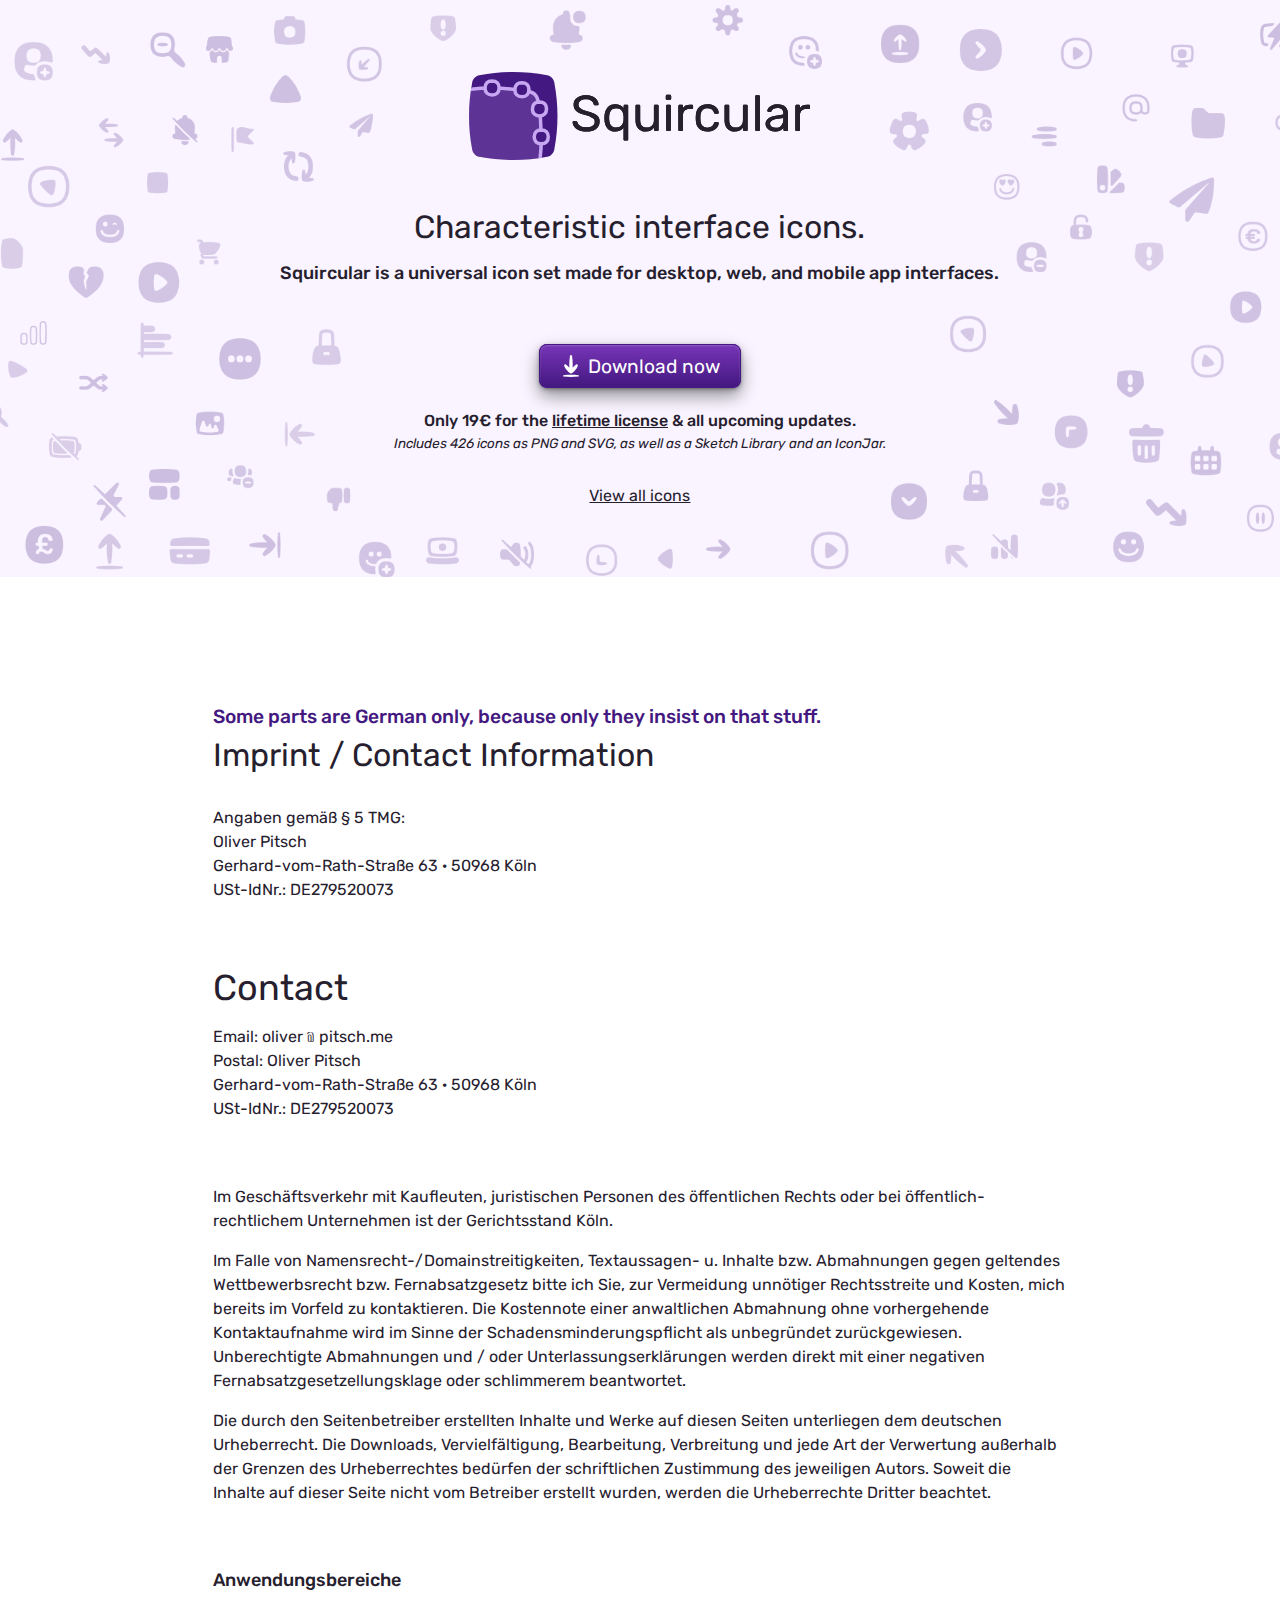
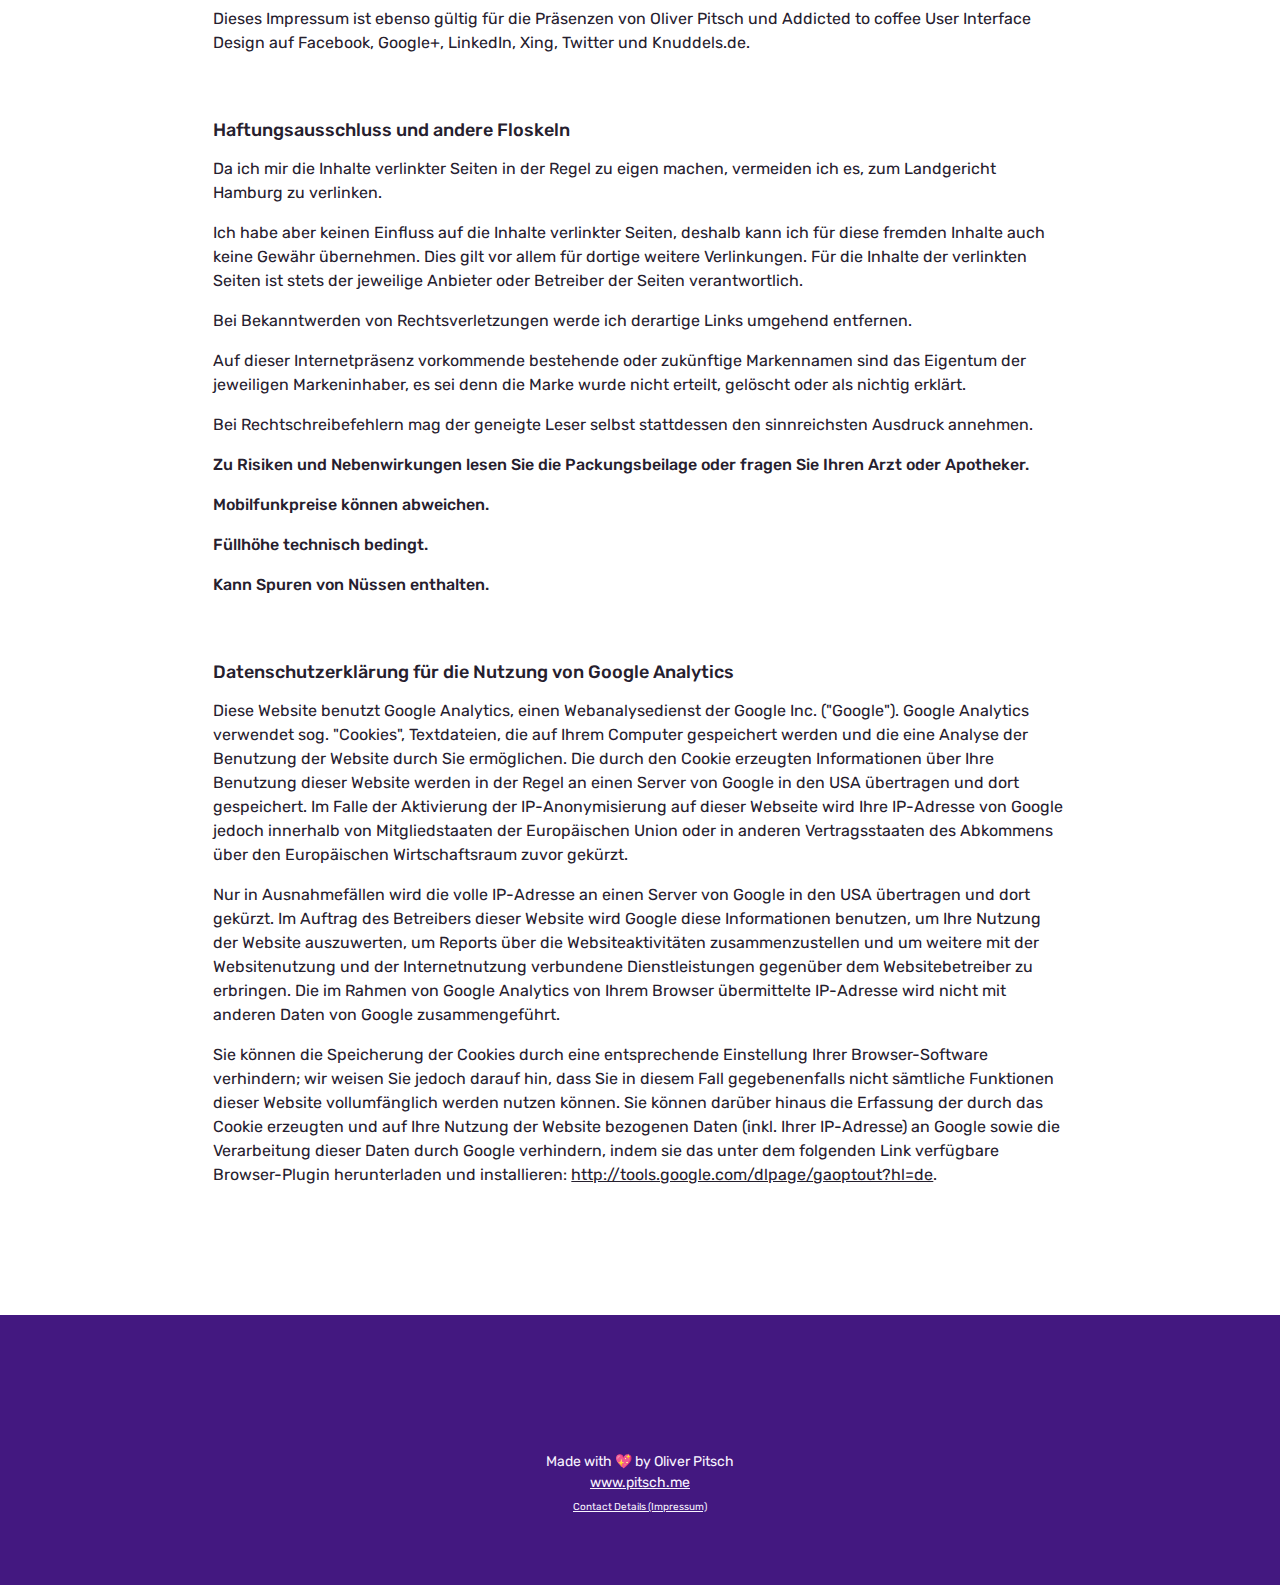
<file: imprint.html>
<!doctype html>
<html>
  <head>
    <meta charset="utf-8">
    <meta http-equiv="x-ua-compatible" content="ie=edge">
    <meta name="viewport"
          content="width=device-width, initial-scale=1, shrink-to-fit=no">
    <meta property="og:url" content="http://pitsch.me/squircular/index.html" />
    <meta property="og:type" content="website" />
    <meta property="og:title" content="Squircular - Characteristic interface icons" />
    <meta property="og:description" content="Squircular is a universal icon set made for desktop, web, and mobile app interfaces. Download now!" />
    <meta property="og:image" content="http://oliverpitsch.github.io/squircular/images/social-images/fb-image-squircular.jpg" />
    

    <meta name="twitter:card" content="summary_large_image">
    <meta name="twitter:site" content="@ot">
    <meta name="twitter:creator" content="@ot">
    <meta name="twitter:title" content="Squircular - Characteristic interface icons">
    <meta name="twitter:description" content="Squircular is a universal icon set made for desktop, web, and mobile app interfaces. Download now!">
    <meta name="twitter:image" content="http://oliverpitsch.github.io/squircular/images/social-images/twitter-image-squircular.jpg">
    <!-- Use the title from a page's frontmatter if it has one -->
    <title>Squircular Icons Contact</title>
    <link href="stylesheets/base.css" rel="stylesheet" />
    <link rel="stylesheet" type="text/css" href="javascripts/magnifier.css">
    
    
  </head>
  <body>
    <div class='header'>
<img alt='Squircular Logo' src='images/logo-squircular.svg'>
<h1 class='mt-48'>
Characteristic interface icons.
</h1>
<h4 class='mt-16'>
Squircular is a universal icon set made for desktop, web, and mobile app interfaces.
</h4>
<div class='cta-wrapper mt-48'>
<a class='cta mt-48' href='https://gum.co/squircular'>
<svg height='24' width='24' xmlns='http://www.w3.org/2000/svg'>
<path d='M12 20.68421c2.4744 0 4.94881.16616 7.42322.49848.29724.03992.52664.2722.56955.56117L20 21.84211c0 .33322-.24651.61506-.57678.65941C16.94882 22.83384 14.47441 23 12 23c-2.4744 0-4.94881-.16616-7.42322-.49848-.29724-.03992-.52664-.2722-.56955-.56117L4 21.8421c0-.33323.24651-.61507.57678-.65942 2.4744-.33232 4.94881-.49848 7.42322-.49848zM12 1c.49845 0 .92398.36005 1.0065.85162.47071 2.80384.70607 5.6077.70607 8.41154 0 1.1264-.03798 2.25282-.11395 3.37922l.12899-.1601c.98975-1.16787 2.11596-2.17472 3.37864-3.02055.4165-.279.96505-.22831 1.32314.107l.08537.08973c.37339.44058.45388 1.0591.20569 1.58056-.7248 1.52297-1.59108 2.879-2.59883 4.06811-.98975 1.16787-2.11596 2.17472-3.37864 3.02055-.1669.1118-.35502.17067-.54358.17948a1.20713 1.20713 0 01-.0858.01287L12 19.52632a1.02278 1.02278 0 01-.20015-.0197c-.1876-.0082-.37583-.06707-.54283-.17894-1.26268-.84583-2.3889-1.85268-3.37864-3.02055-1.00775-1.1891-1.87403-2.54514-2.59883-4.0681-.22751-.47802-.17883-1.03758.11847-1.46688l.08722-.1137.08537-.08972c.35809-.33531.90665-.386 1.32314-.107 1.26268.84583 2.38889 1.85268 3.37864 3.02055l.129.1601a50.20337 50.20337 0 01-.11396-3.37922c0-2.80385.23536-5.6077.70608-8.41154.07616-.45376.4446-.79545.89288-.84533L12 1z' fill='currentColor'></path>
</svg>
<span>Download now</span>
</a>
<p class='strong mt-32'>
Only 19€ for the
<a href='squircular/license.html' title='Read the full license here.'>lifetime license</a> & 
all upcoming updates.
</p>
<p class='small italic'>
Includes
<span class='icons--count'>426</span>
icons as PNG and SVG, as well as a Sketch Library and an IconJar.
</p>
</div>

<a class='mt-32' href='squircular/index.html#view-all-icons'>View all icons</a>
</div>
<div class='content mb-128'>
<div class='imprint'>
<h5>Some parts are German only, because only they insist on that stuff.</h5>
<h2 class='mt-8'>Imprint / Contact Information</h2>
<p class='mt-32'>
Angaben gemäß § 5 TMG:
<br>
Oliver Pitsch
<br>
Gerhard-vom-Rath-Straße 63 · 50968 Köln
<br>
USt-IdNr.: DE279520073
</p>
<h3 class='mt-64'>Contact</h3>
<p class='mt-16'>
Email: oliver﹫pitsch.me
</p>
<p>
Postal: Oliver Pitsch
<br>
Gerhard-vom-Rath-Straße 63 · 50968 Köln
<br>
USt-IdNr.: DE279520073
</p>
<p class='mt-64'>
Im Geschäftsverkehr mit Kaufleuten, juristischen Personen des öffentlichen Rechts oder bei öffentlich-rechtlichem Unternehmen ist der Gerichtsstand Köln.
</p>
<p class='mt-16'>
Im Falle von Namensrecht-/Domainstreitigkeiten, Textaussagen- u. Inhalte bzw. Abmahnungen gegen geltendes Wettbewerbsrecht bzw. Fernabsatzgesetz bitte ich Sie, zur Vermeidung unnötiger Rechtsstreite und Kosten, mich bereits im Vorfeld zu kontaktieren. Die Kostennote einer anwaltlichen Abmahnung ohne vorhergehende Kontaktaufnahme wird im Sinne der Schadensminderungspflicht als unbegründet zurückgewiesen. Unberechtigte Abmahnungen und / oder Unterlassungserklärungen werden direkt mit einer negativen Fernabsatzgesetzellungsklage oder schlimmerem beantwortet.
</p>
<p class='mt-16'>
Die durch den Seitenbetreiber erstellten Inhalte und Werke auf diesen Seiten unterliegen dem deutschen Urheberrecht. Die Downloads, Vervielfältigung, Bearbeitung, Verbreitung und jede Art der Verwertung außerhalb der Grenzen des Urheberrechtes bedürfen der schriftlichen Zustimmung des jeweiligen Autors. Soweit die Inhalte auf dieser Seite nicht vom Betreiber erstellt wurden, werden die Urheberrechte Dritter beachtet.
</p>
<h4 class='mt-64'>Anwendungsbereiche</h4>
<p class='mt-16'>
Dieses Impressum ist ebenso gültig für die Präsenzen von Oliver Pitsch und Addicted to coffee User Interface Design auf Facebook, Google+, LinkedIn, Xing, Twitter und Knuddels.de.
</p>
<h4 class='mt-64'>Haftungsausschluss und andere Floskeln</h4>
<p class='mt-16'>
Da ich mir die Inhalte verlinkter Seiten in der Regel zu eigen machen, vermeiden ich es, zum Landgericht Hamburg zu verlinken.
</p>
<p class='mt-16'>
Ich habe aber keinen Einfluss auf die Inhalte verlinkter Seiten, deshalb kann ich für diese fremden Inhalte auch keine Gewähr übernehmen. Dies gilt vor allem für dortige weitere Verlinkungen. Für die Inhalte der verlinkten Seiten ist stets der jeweilige Anbieter oder Betreiber der Seiten verantwortlich.
</p>
<p class='mt-16'>
Bei Bekanntwerden von Rechtsverletzungen werde ich derartige Links umgehend entfernen.
</p>
<p class='mt-16'>
Auf dieser Internetpräsenz vorkommende bestehende oder zukünftige Markennamen sind das Eigentum der jeweiligen Markeninhaber, es sei denn die Marke wurde nicht erteilt, gelöscht oder als nichtig erklärt.
</p>
<p class='mt-16'>
Bei Rechtschreibefehlern mag der geneigte Leser selbst stattdessen den sinnreichsten Ausdruck annehmen.
</p>
<p class='strong mt-16'>
Zu Risiken und Nebenwirkungen lesen Sie die Packungsbeilage oder fragen Sie Ihren Arzt oder Apotheker.
</p>
<p class='strong mt-16'>
Mobilfunkpreise können abweichen.
</p>
<p class='strong mt-16'>
Füllhöhe technisch bedingt.
</p>
<p class='strong mt-16'>
Kann Spuren von Nüssen enthalten.
</p>
<h4 class='mt-64'>Datenschutzerklärung für die Nutzung von Google Analytics</h4>
<p class='mt-16'>
Diese Website benutzt Google Analytics, einen Webanalysedienst der Google Inc. ("Google"). Google Analytics verwendet sog. "Cookies", Textdateien, die auf Ihrem Computer gespeichert werden und die eine Analyse der Benutzung der Website durch Sie ermöglichen. Die durch den Cookie erzeugten Informationen über Ihre Benutzung dieser Website werden in der Regel an einen Server von Google in den USA übertragen und dort gespeichert. Im Falle der Aktivierung der IP-Anonymisierung auf dieser Webseite wird Ihre IP-Adresse von Google jedoch innerhalb von Mitgliedstaaten der Europäischen Union oder in anderen Vertragsstaaten des Abkommens über den Europäischen Wirtschaftsraum zuvor gekürzt.
</p>
<p class='mt-16'>
Nur in Ausnahmefällen wird die volle IP-Adresse an einen Server von Google in den USA übertragen und dort gekürzt. Im Auftrag des Betreibers dieser Website wird Google diese Informationen benutzen, um Ihre Nutzung der Website auszuwerten, um Reports über die Websiteaktivitäten zusammenzustellen und um weitere mit der Websitenutzung und der Internetnutzung verbundene Dienstleistungen gegenüber dem Websitebetreiber zu erbringen. Die im Rahmen von Google Analytics von Ihrem Browser übermittelte IP-Adresse wird nicht mit anderen Daten von Google zusammengeführt.
</p>
<p class='mt-16'>
Sie können die Speicherung der Cookies durch eine entsprechende Einstellung Ihrer Browser-Software verhindern; wir weisen Sie jedoch darauf hin, dass Sie in diesem Fall gegebenenfalls nicht sämtliche Funktionen dieser Website vollumfänglich werden nutzen können. Sie können darüber hinaus die Erfassung der durch das Cookie erzeugten und auf Ihre Nutzung der Website bezogenen Daten (inkl. Ihrer IP-Adresse) an Google sowie die Verarbeitung dieser Daten durch Google verhindern, indem sie das unter dem folgenden Link verfügbare Browser-Plugin herunterladen und installieren:
<a href='http://tools.google.com/dlpage/gaoptout?hl=de'>http://tools.google.com/dlpage/gaoptout?hl=de</a>.
</p>
</div>
</div>
<div class='footer mt-128'>
<p class='footer--text mt-64'>
Made with 💖 by Oliver Pitsch
<br>
<a href='http://www.pitsch.me'>www.pitsch.me</a>
</p>
<a class='small mt-8' href='imprint.html'>Contact Details (Impressum)</a>
</div>

    <script src="https://code.jquery.com/jquery-3.3.1.min.js" charset="utf-8"></script>
    <script src="javascripts/base.js"></script>
    <!-- Google Analytics Tracker -->
<!-- Global site tag (gtag.js) - Google Analytics -->
<script async src="https://www.googletagmanager.com/gtag/js?id=UA-109264798-4"></script>
<script>
  window.dataLayer = window.dataLayer || [];
  function gtag(){dataLayer.push(arguments);}
  gtag('js', new Date());

  gtag('config', 'UA-109264798-4');
  gtag('set', 'anonymizeIp', true);
</script>



    <script src="javascripts/Event.js" charset="utf-8"></script>
    <script src="javascripts/Magnifier.js" charset="utf-8"></script>
    <script type="text/javascript">
      var evt = new Event(),
      m = new Magnifier(evt);
      m.attach({
        thumb: '#thumb',
        large: 'images/squircular-preview-mockups@2x.png',
        largeWrapper: 'preview',
        mode: 'inside',
        // zoomable: true,
        zoom: 3
    });
    </script>
  </body>

</html>
</file>
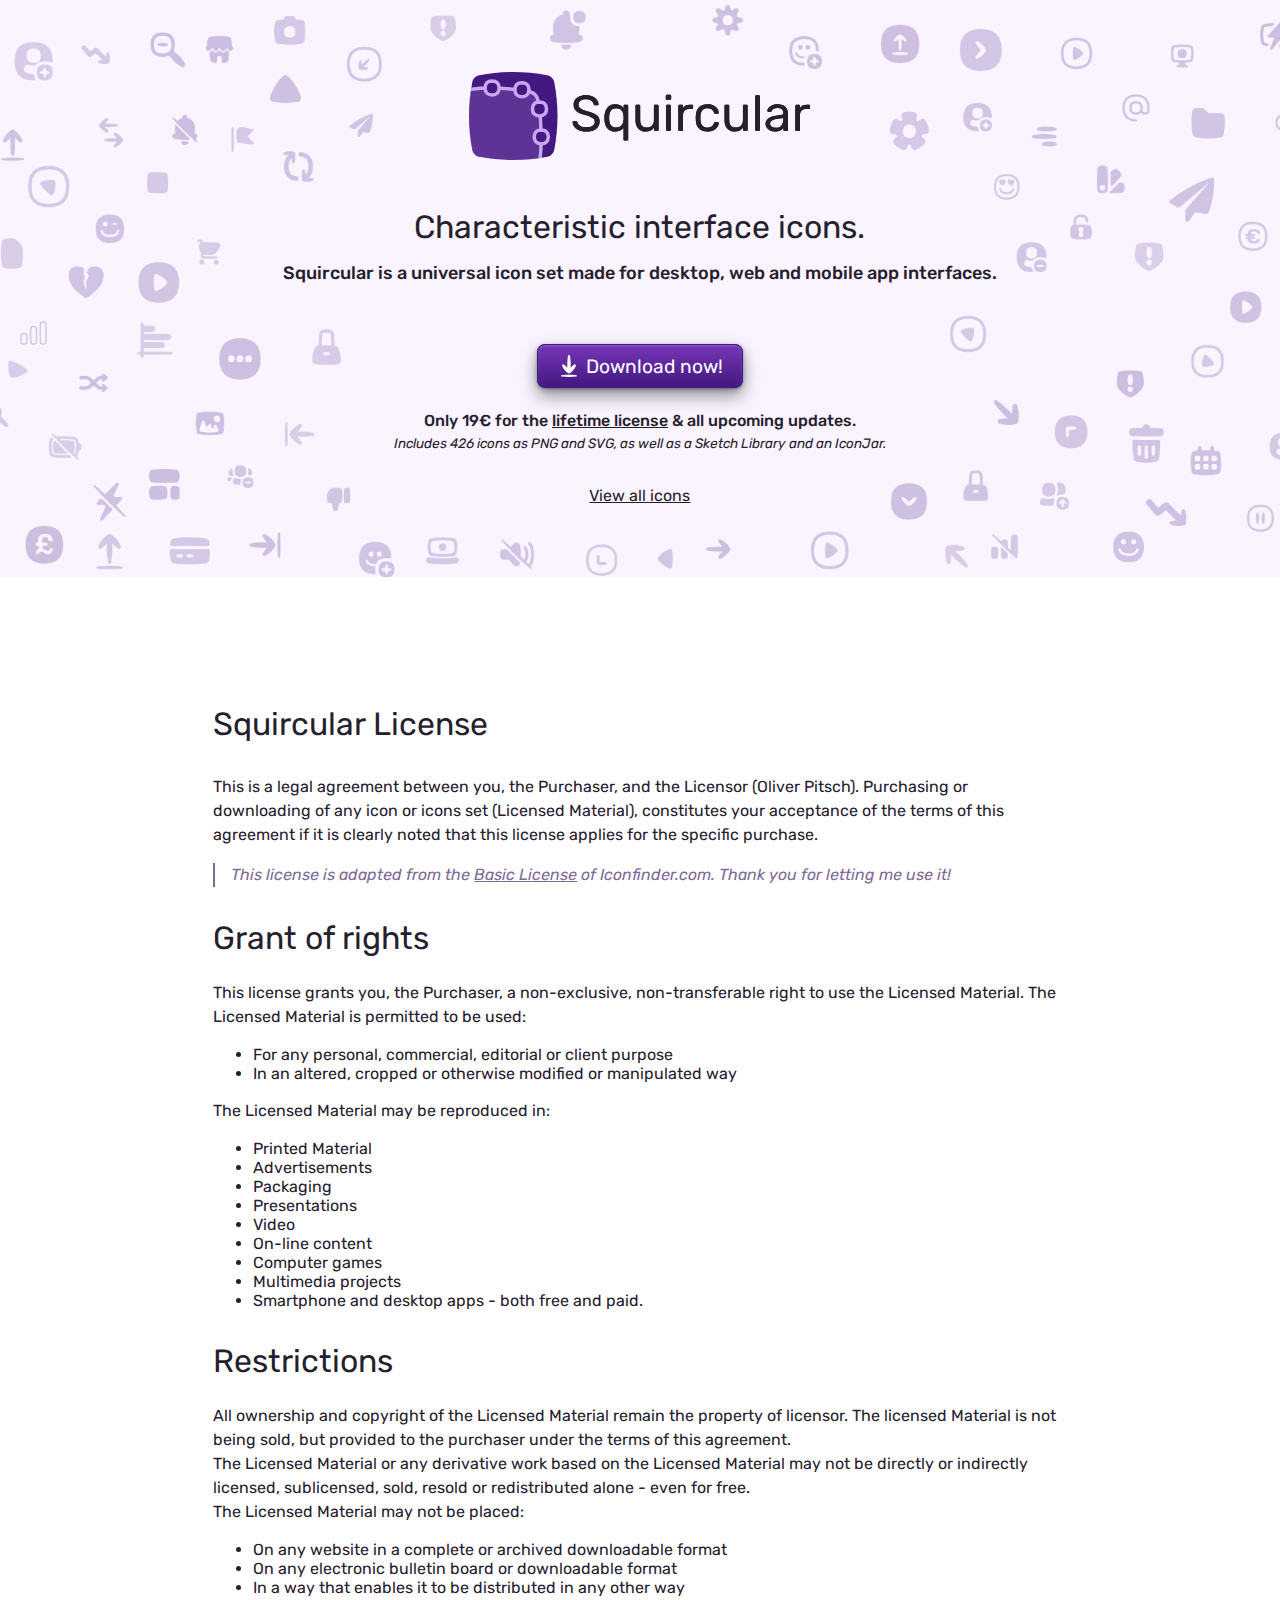
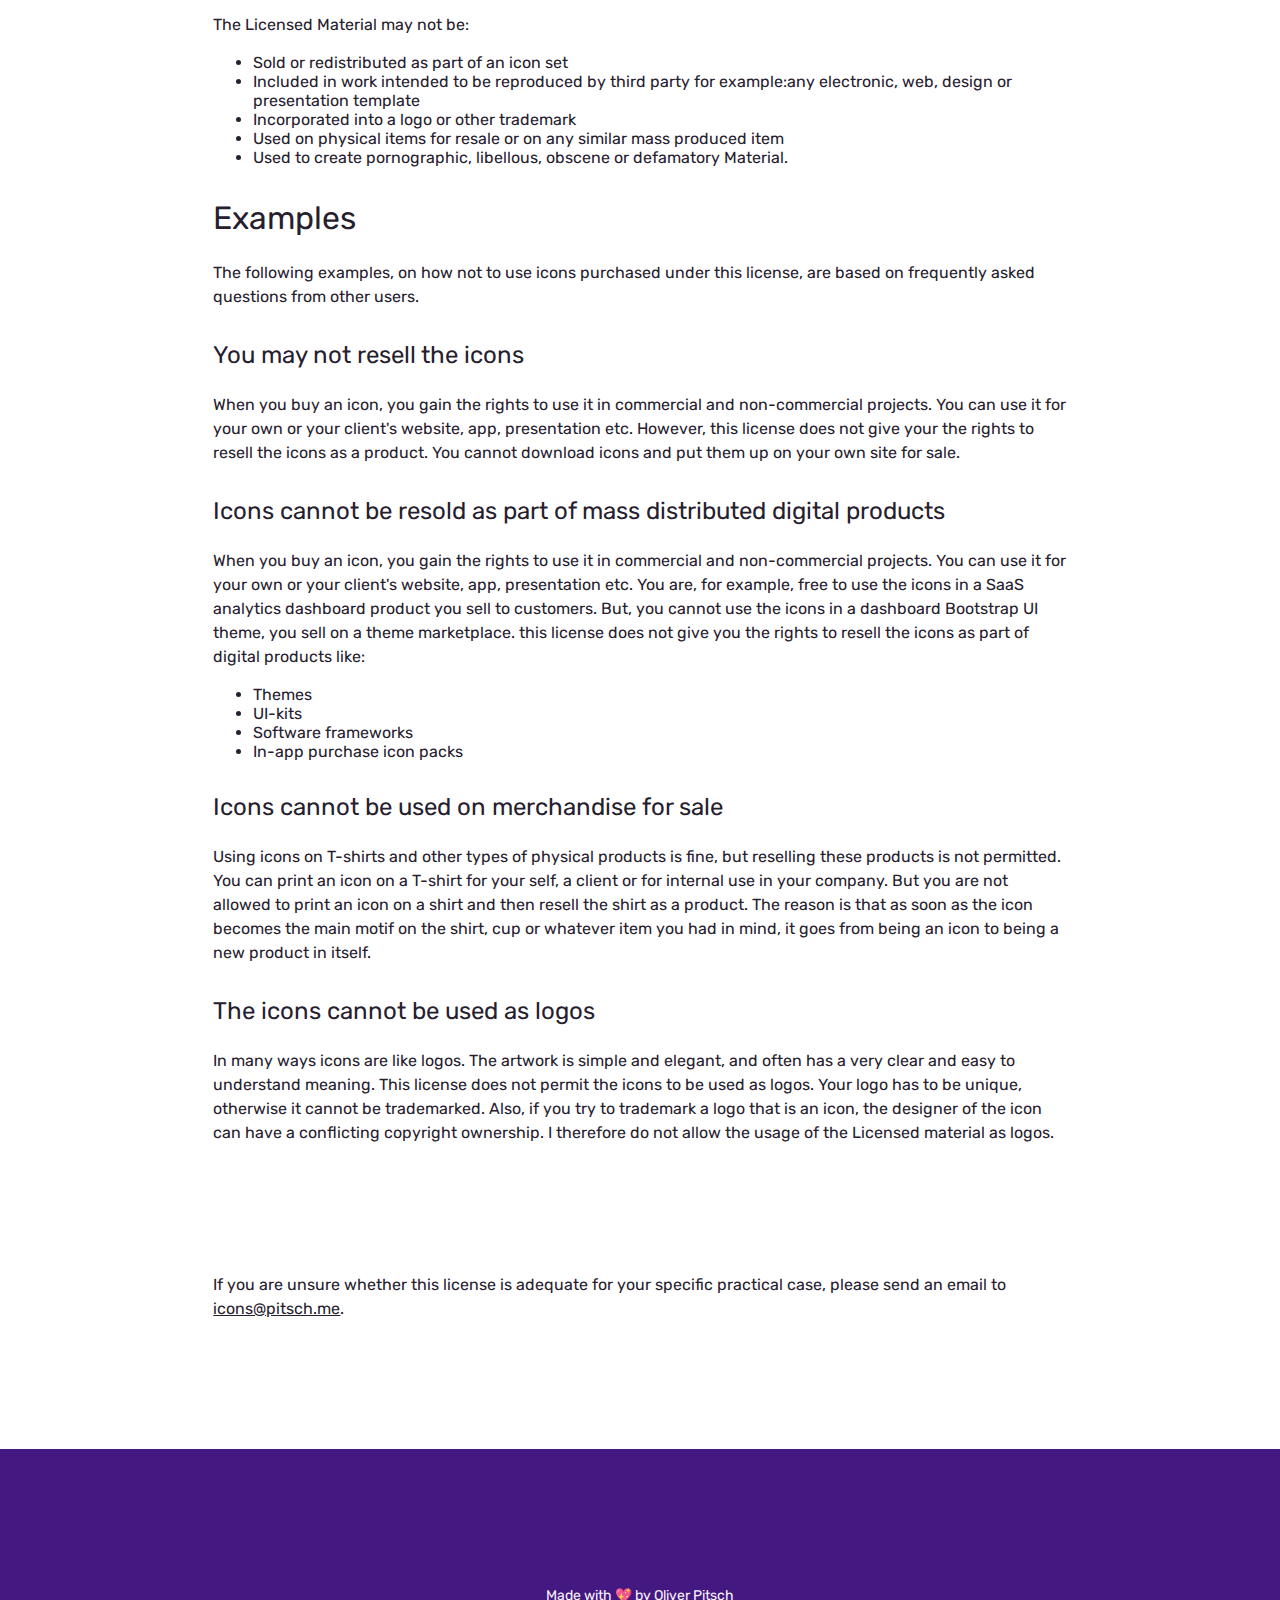
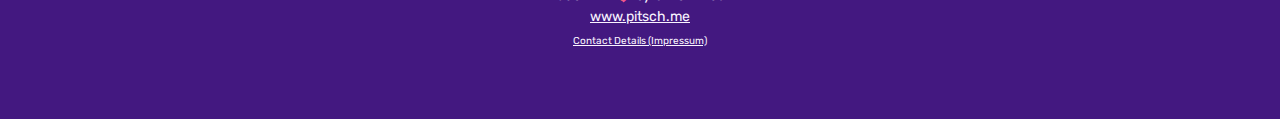
<file: license.html>
<!doctype html>
<html>
  <head>
    <meta charset="utf-8">
    <meta http-equiv="x-ua-compatible" content="ie=edge">
    <meta name="viewport"
          content="width=device-width, initial-scale=1, shrink-to-fit=no">
    <meta property="og:url" content="http://pitsch.me/squircular/index.html" />
    <meta property="og:type" content="website" />
    <meta property="og:title" content="Squircular - Characteristic interface icons" />
    <meta property="og:description" content="Squircular is a universal icon set made for desktop, web and mobile app interfaces. Download now!" />
    <meta property="og:image" content="http://oliverpitsch.github.io/studicons/images/social-images/fb-image-squircular.jpg" />
    <!-- Use the title from a page's frontmatter if it has one -->
    <title>Squircular Icons Contact</title>
    <link href="stylesheets/base.css" rel="stylesheet" />
    <link rel="stylesheet" type="text/css" href="javascripts/magnifier.css">
    
    
  </head>
  <body>
    <div class='header'>
<img alt='Squircular Logo' src='images/logo-squircular.svg'>
<h1 class='mt-48'>
Characteristic interface icons.
</h1>
<h4 class='mt-16'>
Squircular is a universal icon set made for desktop, web and mobile app interfaces.
</h4>
<div class='cta-wrapper mt-48'>
<a class='cta mt-48' href='https://gum.co/squircular'>
<svg height='24' width='24' xmlns='http://www.w3.org/2000/svg'>
<path d='M12 20.68421c2.4744 0 4.94881.16616 7.42322.49848.29724.03992.52664.2722.56955.56117L20 21.84211c0 .33322-.24651.61506-.57678.65941C16.94882 22.83384 14.47441 23 12 23c-2.4744 0-4.94881-.16616-7.42322-.49848-.29724-.03992-.52664-.2722-.56955-.56117L4 21.8421c0-.33323.24651-.61507.57678-.65942 2.4744-.33232 4.94881-.49848 7.42322-.49848zM12 1c.49845 0 .92398.36005 1.0065.85162.47071 2.80384.70607 5.6077.70607 8.41154 0 1.1264-.03798 2.25282-.11395 3.37922l.12899-.1601c.98975-1.16787 2.11596-2.17472 3.37864-3.02055.4165-.279.96505-.22831 1.32314.107l.08537.08973c.37339.44058.45388 1.0591.20569 1.58056-.7248 1.52297-1.59108 2.879-2.59883 4.06811-.98975 1.16787-2.11596 2.17472-3.37864 3.02055-.1669.1118-.35502.17067-.54358.17948a1.20713 1.20713 0 01-.0858.01287L12 19.52632a1.02278 1.02278 0 01-.20015-.0197c-.1876-.0082-.37583-.06707-.54283-.17894-1.26268-.84583-2.3889-1.85268-3.37864-3.02055-1.00775-1.1891-1.87403-2.54514-2.59883-4.0681-.22751-.47802-.17883-1.03758.11847-1.46688l.08722-.1137.08537-.08972c.35809-.33531.90665-.386 1.32314-.107 1.26268.84583 2.38889 1.85268 3.37864 3.02055l.129.1601a50.20337 50.20337 0 01-.11396-3.37922c0-2.80385.23536-5.6077.70608-8.41154.07616-.45376.4446-.79545.89288-.84533L12 1z' fill='currentColor'></path>
</svg>
<span>Download now!</span>
</a>
<p class='strong mt-32'>
Only 19€ for the
<a href='license.html' title='Read the full license here.'>lifetime license</a> & 
all upcoming updates.
</p>
<p class='small italic'>
Includes
<span class='icons--count'>426</span>
icons as PNG and SVG, as well as a Sketch Library and an IconJar.
</p>
</div>

<a class='mt-32' href='/index.html#view-all-icons'>View all icons</a>
</div>
<div class='content mb-128'>
<div class='license'>
<h1 class='mb-32'>Squircular License</h1>

<p>This is a legal agreement between you, the Purchaser, and the Licensor (Oliver Pitsch). Purchasing or downloading of any icon or icons set (Licensed Material), constitutes your acceptance of the terms of this agreement if it is clearly noted that this license applies for the specific purchase.</p>

<blockquote>
  <p><em>This license is adapted from the <a href="https://support.iconfinder.com/en/articles/18231-license-basic">Basic License</a> of Iconfinder.com. Thank you for letting me use it!</em></p>
</blockquote>

<h2 id="grant-of-rights">Grant of rights</h2>

<p>This license grants you, the Purchaser, a non-exclusive, non-transferable right to use the Licensed Material. The Licensed Material is permitted to be used:</p>

<ul>
  <li>For any personal, commercial, editorial or client purpose</li>
  <li>In an altered, cropped or otherwise modified or manipulated way</li>
</ul>

<p>The Licensed Material may be reproduced in:</p>

<ul>
  <li>Printed Material</li>
  <li>Advertisements</li>
  <li>Packaging</li>
  <li>Presentations</li>
  <li>Video</li>
  <li>On-line content</li>
  <li>Computer games</li>
  <li>Multimedia projects</li>
  <li>Smartphone and desktop apps - both free and paid.</li>
</ul>

<h2 id="restrictions">Restrictions</h2>

<p>All ownership and copyright of the Licensed Material remain the property of licensor. The licensed Material is not being sold, but provided to the purchaser under the terms of this agreement.</p>

<p>The Licensed Material or any derivative work based on the Licensed Material may not be directly or indirectly licensed, sublicensed, sold, resold or redistributed alone - even for free.</p>

<p>The Licensed Material may not be placed:</p>

<ul>
  <li>On any website in a complete or archived downloadable format</li>
  <li>On any electronic bulletin board or downloadable format</li>
  <li>In a way that enables it to be distributed in any other way</li>
</ul>

<p>The Licensed Material may not be:</p>

<ul>
  <li>Sold or redistributed as part of an icon set</li>
  <li>Included in work intended to be reproduced by third party for example:any electronic, web, design or presentation template</li>
  <li>Incorporated into a logo or other trademark</li>
  <li>Used on physical items for resale or on any similar mass produced item</li>
  <li>Used to create pornographic, libellous, obscene or defamatory Material.</li>
</ul>

<h2 id="examples">Examples</h2>

<p>The following examples, on how not to use icons purchased under this license, are based on frequently asked questions from other users.</p>

<h3 id="you-may-not-resell-the-icons">You may not resell the icons</h3>

<p>When you buy an icon, you gain the rights to use it in commercial and non-commercial projects. You can use it for your own or your client's website, app, presentation etc. However, this license does not give your the rights to resell the icons as a product. You cannot download icons and put them up on your own site for sale.</p>

<h3 id="icons-cannot-be-resold-as-part-of-mass-distributed-digital-products">Icons cannot be resold as part of mass distributed digital products</h3>

<p>When you buy an icon, you gain the rights to use it in commercial and non-commercial projects. You can use it for your own or your client's website, app, presentation etc. You are, for example, free to use the icons in a SaaS analytics dashboard product you sell to customers. But, you cannot use the icons in a dashboard Bootstrap UI theme, you sell on a theme marketplace. this license does not give you the rights to resell the icons as part of digital products like:</p>

<ul>
  <li>Themes</li>
  <li>UI-kits</li>
  <li>Software frameworks</li>
  <li>In-app purchase icon packs</li>
</ul>

<h3 id="icons-cannot-be-used-on-merchandise-for-sale">Icons cannot be used on merchandise for sale</h3>

<p>Using icons on T-shirts and other types of physical products is fine, but reselling these products is not permitted. You can print an icon on a T-shirt for your self, a client or for internal use in your company. But you are not allowed to print an icon on a shirt and then resell the shirt as a product. The reason is that as soon as the icon becomes the main motif on the shirt, cup or whatever item you had in mind, it goes from being an icon to being a new product in itself.</p>

<h3 id="the-icons-cannot-be-used-as-logos">The icons cannot be used as logos</h3>

<p>In many ways icons are like logos. The artwork is simple and elegant, and often has a very clear and easy to understand meaning. This license does not permit the icons to be used as logos. Your logo has to be unique, otherwise it cannot be trademarked. Also, if you try to trademark a logo that is an icon, the designer of the icon can have a conflicting copyright ownership. I therefore do not allow the usage of the Licensed material as logos.</p>

</div>
<div class='license'>
<p>
If you are unsure whether this license is adequate for your specific practical case, please send an email to
<a href='mailto:icons@pitsch.me?subject=Question regarding the Squircular License'>icons@pitsch.me</a>.
</p>
</div>
</div>
<div class='footer mt-128'>
<p class='footer--text mt-64'>
Made with 💖 by Oliver Pitsch
<br>
<a href='http://www.pitsch.me'>www.pitsch.me</a>
</p>
<a class='small mt-8' href='imprint.html'>Contact Details (Impressum)</a>
</div>

    <script src="https://code.jquery.com/jquery-3.3.1.min.js" charset="utf-8"></script>
    <script src="javascripts/base.js"></script>
    <!-- Google Analytics Tracker -->
<!-- Global site tag (gtag.js) - Google Analytics -->
<script async src="https://www.googletagmanager.com/gtag/js?id=UA-109264798-4"></script>
<script>
  window.dataLayer = window.dataLayer || [];
  function gtag(){dataLayer.push(arguments);}
  gtag('js', new Date());

  gtag('config', 'UA-109264798-4');
  gtag('set', 'anonymizeIp', true);
</script>



    <script src="javascripts/Event.js" charset="utf-8"></script>
    <script src="javascripts/Magnifier.js" charset="utf-8"></script>
    <script type="text/javascript">
      var evt = new Event(),
      m = new Magnifier(evt);
      m.attach({
        thumb: '#thumb',
        large: 'images/squircular-preview-mockups@2x.png',
        largeWrapper: 'preview',
        mode: 'inside',
        // zoomable: true,
        zoom: 3
    });
    </script>
  </body>

</html>
</file>
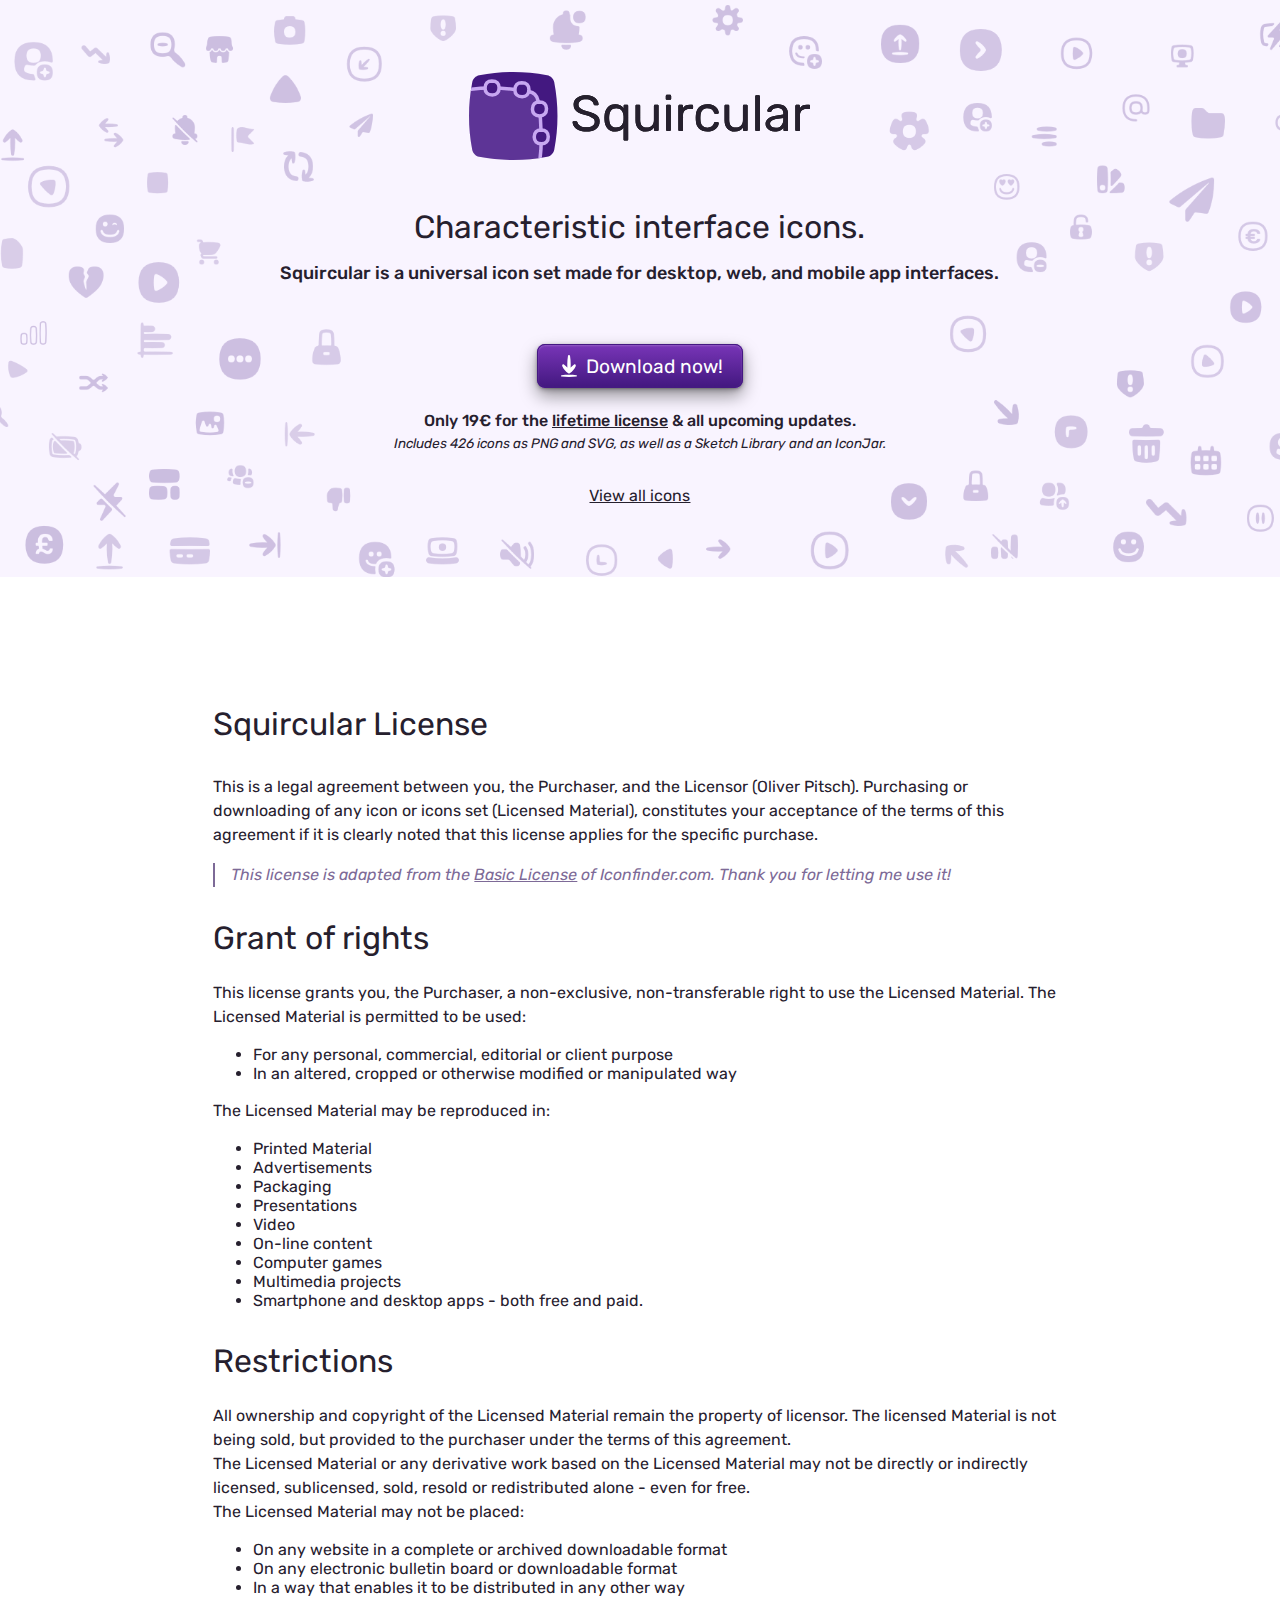
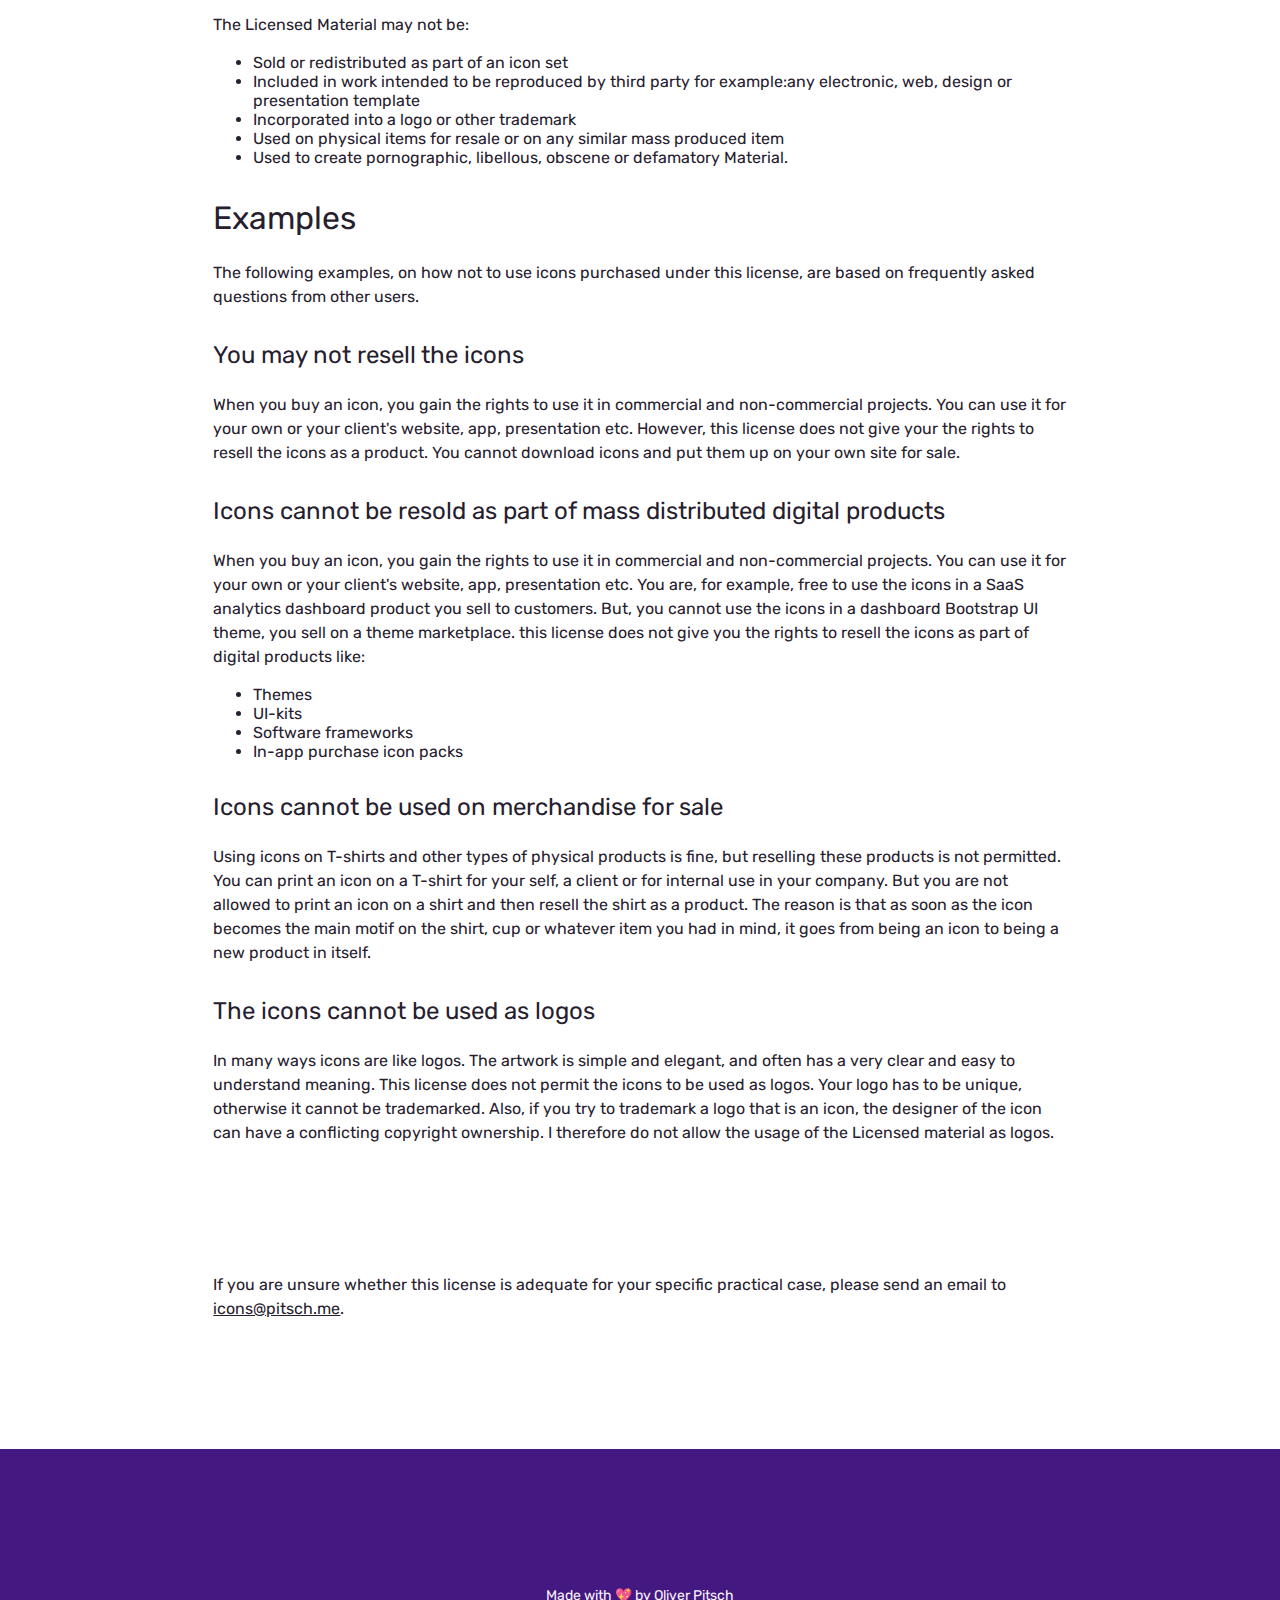
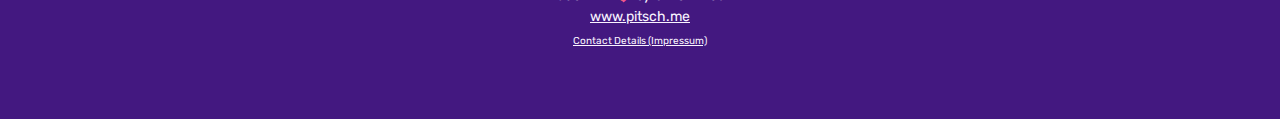
<file: squircular-license.html>
<!doctype html>
<html>
  <head>
    <meta charset="utf-8">
    <meta http-equiv="x-ua-compatible" content="ie=edge">
    <meta name="viewport"
          content="width=device-width, initial-scale=1, shrink-to-fit=no">
    <meta property="og:url" content="http://pitsch.me/squircular/index.html" />
    <meta property="og:type" content="website" />
    <meta property="og:title" content="Squircular - Characteristic interface icons" />
    <meta property="og:description" content="Squircular is a universal icon set made for desktop, web, and mobile app interfaces. Download now!" />
    <meta property="og:image" content="http://oliverpitsch.github.io/squircular/images/social-images/fb-image-squircular.jpg" />
    

    <meta name="twitter:card" content="summary_large_image">
    <meta name="twitter:site" content="@ot">
    <meta name="twitter:creator" content="@ot">
    <meta name="twitter:title" content="Squircular - Characteristic interface icons">
    <meta name="twitter:description" content="Squircular is a universal icon set made for desktop, web, and mobile app interfaces. Download now!">
    <meta name="twitter:image" content="http://oliverpitsch.github.io/squircular/images/social-images/twitter-image-squircular.jpg">
    <!-- Use the title from a page's frontmatter if it has one -->
    <title>Squircular Icons Contact</title>
    <link href="stylesheets/base.css" rel="stylesheet" />
    <link rel="stylesheet" type="text/css" href="javascripts/magnifier.css">
    
    
  </head>
  <body>
    <div class='header'>
<img alt='Squircular Logo' src='images/logo-squircular.svg'>
<h1 class='mt-48'>
Characteristic interface icons.
</h1>
<h4 class='mt-16'>
Squircular is a universal icon set made for desktop, web, and mobile app interfaces.
</h4>
<div class='cta-wrapper mt-48'>
<a class='cta mt-48' href='https://gum.co/squircular'>
<svg height='24' width='24' xmlns='http://www.w3.org/2000/svg'>
<path d='M12 20.68421c2.4744 0 4.94881.16616 7.42322.49848.29724.03992.52664.2722.56955.56117L20 21.84211c0 .33322-.24651.61506-.57678.65941C16.94882 22.83384 14.47441 23 12 23c-2.4744 0-4.94881-.16616-7.42322-.49848-.29724-.03992-.52664-.2722-.56955-.56117L4 21.8421c0-.33323.24651-.61507.57678-.65942 2.4744-.33232 4.94881-.49848 7.42322-.49848zM12 1c.49845 0 .92398.36005 1.0065.85162.47071 2.80384.70607 5.6077.70607 8.41154 0 1.1264-.03798 2.25282-.11395 3.37922l.12899-.1601c.98975-1.16787 2.11596-2.17472 3.37864-3.02055.4165-.279.96505-.22831 1.32314.107l.08537.08973c.37339.44058.45388 1.0591.20569 1.58056-.7248 1.52297-1.59108 2.879-2.59883 4.06811-.98975 1.16787-2.11596 2.17472-3.37864 3.02055-.1669.1118-.35502.17067-.54358.17948a1.20713 1.20713 0 01-.0858.01287L12 19.52632a1.02278 1.02278 0 01-.20015-.0197c-.1876-.0082-.37583-.06707-.54283-.17894-1.26268-.84583-2.3889-1.85268-3.37864-3.02055-1.00775-1.1891-1.87403-2.54514-2.59883-4.0681-.22751-.47802-.17883-1.03758.11847-1.46688l.08722-.1137.08537-.08972c.35809-.33531.90665-.386 1.32314-.107 1.26268.84583 2.38889 1.85268 3.37864 3.02055l.129.1601a50.20337 50.20337 0 01-.11396-3.37922c0-2.80385.23536-5.6077.70608-8.41154.07616-.45376.4446-.79545.89288-.84533L12 1z' fill='currentColor'></path>
</svg>
<span>Download now!</span>
</a>
<p class='strong mt-32'>
Only 19€ for the
<a href='squircular-license.html' title='Read the full license here.'>lifetime license</a> & 
all upcoming updates.
</p>
<p class='small italic'>
Includes
<span class='icons--count'>426</span>
icons as PNG and SVG, as well as a Sketch Library and an IconJar.
</p>
</div>

<a class='mt-32' href='/index.html#view-all-icons'>View all icons</a>
</div>
<div class='content mb-128'>
<div class='license'>
<h1 class='mb-32'>Squircular License</h1>

<p>This is a legal agreement between you, the Purchaser, and the Licensor (Oliver Pitsch). Purchasing or downloading of any icon or icons set (Licensed Material), constitutes your acceptance of the terms of this agreement if it is clearly noted that this license applies for the specific purchase.</p>

<blockquote>
  <p><em>This license is adapted from the <a href="https://support.iconfinder.com/en/articles/18231-license-basic">Basic License</a> of Iconfinder.com. Thank you for letting me use it!</em></p>
</blockquote>

<h2 id="grant-of-rights">Grant of rights</h2>

<p>This license grants you, the Purchaser, a non-exclusive, non-transferable right to use the Licensed Material. The Licensed Material is permitted to be used:</p>

<ul>
  <li>For any personal, commercial, editorial or client purpose</li>
  <li>In an altered, cropped or otherwise modified or manipulated way</li>
</ul>

<p>The Licensed Material may be reproduced in:</p>

<ul>
  <li>Printed Material</li>
  <li>Advertisements</li>
  <li>Packaging</li>
  <li>Presentations</li>
  <li>Video</li>
  <li>On-line content</li>
  <li>Computer games</li>
  <li>Multimedia projects</li>
  <li>Smartphone and desktop apps - both free and paid.</li>
</ul>

<h2 id="restrictions">Restrictions</h2>

<p>All ownership and copyright of the Licensed Material remain the property of licensor. The licensed Material is not being sold, but provided to the purchaser under the terms of this agreement.</p>

<p>The Licensed Material or any derivative work based on the Licensed Material may not be directly or indirectly licensed, sublicensed, sold, resold or redistributed alone - even for free.</p>

<p>The Licensed Material may not be placed:</p>

<ul>
  <li>On any website in a complete or archived downloadable format</li>
  <li>On any electronic bulletin board or downloadable format</li>
  <li>In a way that enables it to be distributed in any other way</li>
</ul>

<p>The Licensed Material may not be:</p>

<ul>
  <li>Sold or redistributed as part of an icon set</li>
  <li>Included in work intended to be reproduced by third party for example:any electronic, web, design or presentation template</li>
  <li>Incorporated into a logo or other trademark</li>
  <li>Used on physical items for resale or on any similar mass produced item</li>
  <li>Used to create pornographic, libellous, obscene or defamatory Material.</li>
</ul>

<h2 id="examples">Examples</h2>

<p>The following examples, on how not to use icons purchased under this license, are based on frequently asked questions from other users.</p>

<h3 id="you-may-not-resell-the-icons">You may not resell the icons</h3>

<p>When you buy an icon, you gain the rights to use it in commercial and non-commercial projects. You can use it for your own or your client's website, app, presentation etc. However, this license does not give your the rights to resell the icons as a product. You cannot download icons and put them up on your own site for sale.</p>

<h3 id="icons-cannot-be-resold-as-part-of-mass-distributed-digital-products">Icons cannot be resold as part of mass distributed digital products</h3>

<p>When you buy an icon, you gain the rights to use it in commercial and non-commercial projects. You can use it for your own or your client's website, app, presentation etc. You are, for example, free to use the icons in a SaaS analytics dashboard product you sell to customers. But, you cannot use the icons in a dashboard Bootstrap UI theme, you sell on a theme marketplace. this license does not give you the rights to resell the icons as part of digital products like:</p>

<ul>
  <li>Themes</li>
  <li>UI-kits</li>
  <li>Software frameworks</li>
  <li>In-app purchase icon packs</li>
</ul>

<h3 id="icons-cannot-be-used-on-merchandise-for-sale">Icons cannot be used on merchandise for sale</h3>

<p>Using icons on T-shirts and other types of physical products is fine, but reselling these products is not permitted. You can print an icon on a T-shirt for your self, a client or for internal use in your company. But you are not allowed to print an icon on a shirt and then resell the shirt as a product. The reason is that as soon as the icon becomes the main motif on the shirt, cup or whatever item you had in mind, it goes from being an icon to being a new product in itself.</p>

<h3 id="the-icons-cannot-be-used-as-logos">The icons cannot be used as logos</h3>

<p>In many ways icons are like logos. The artwork is simple and elegant, and often has a very clear and easy to understand meaning. This license does not permit the icons to be used as logos. Your logo has to be unique, otherwise it cannot be trademarked. Also, if you try to trademark a logo that is an icon, the designer of the icon can have a conflicting copyright ownership. I therefore do not allow the usage of the Licensed material as logos.</p>

</div>
<div class='license'>
<p>
If you are unsure whether this license is adequate for your specific practical case, please send an email to
<a href='mailto:icons@pitsch.me?subject=Question regarding the Squircular License'>icons@pitsch.me</a>.
</p>
</div>
</div>
<div class='footer mt-128'>
<p class='footer--text mt-64'>
Made with 💖 by Oliver Pitsch
<br>
<a href='http://www.pitsch.me'>www.pitsch.me</a>
</p>
<a class='small mt-8' href='imprint.html'>Contact Details (Impressum)</a>
</div>

    <script src="https://code.jquery.com/jquery-3.3.1.min.js" charset="utf-8"></script>
    <script src="javascripts/base.js"></script>
    <!-- Google Analytics Tracker -->
<!-- Global site tag (gtag.js) - Google Analytics -->
<script async src="https://www.googletagmanager.com/gtag/js?id=UA-109264798-4"></script>
<script>
  window.dataLayer = window.dataLayer || [];
  function gtag(){dataLayer.push(arguments);}
  gtag('js', new Date());

  gtag('config', 'UA-109264798-4');
  gtag('set', 'anonymizeIp', true);
</script>



    <script src="javascripts/Event.js" charset="utf-8"></script>
    <script src="javascripts/Magnifier.js" charset="utf-8"></script>
    <script type="text/javascript">
      var evt = new Event(),
      m = new Magnifier(evt);
      m.attach({
        thumb: '#thumb',
        large: 'images/squircular-preview-mockups@2x.png',
        largeWrapper: 'preview',
        mode: 'inside',
        // zoomable: true,
        zoom: 3
    });
    </script>
  </body>

</html>
</file>
<file: stylesheets/base.css>
@import url("https://fonts.googleapis.com/css?family=Rubik:300,400,600,700");
.mb-8 {
  margin-bottom: 8px; }

.mb-16 {
  margin-bottom: 16px; }

.mb-24 {
  margin-bottom: 24px; }

.mb-32 {
  margin-bottom: 32px; }

.mb-40 {
  margin-bottom: 40px; }

.mb-48 {
  margin-bottom: 48px; }

.mb-56 {
  margin-bottom: 56px; }

.mb-64 {
  margin-bottom: 64px; }

.mb-128 {
  margin-bottom: 128px; }

.mt-8 {
  margin-top: 8px; }

.mt-16 {
  margin-top: 16px; }

.mt-24 {
  margin-top: 24px; }

.mt-32 {
  margin-top: 32px; }

.mt-40 {
  margin-top: 40px; }

.mt-48 {
  margin-top: 48px; }

.mt-56 {
  margin-top: 56px; }

.mt-64 {
  margin-top: 64px; }

.mt-128 {
  margin-top: 128px; }

html {
  display: grid;
  grid-template-columns: repeat(12, 1fr);
  background-color: #C7A7F1; }

body {
  background-color: white;
  color: #26202E;
  font-family: "Rubik", -apple-system, BlinkMacSystemFont, "Helvetica Neue", "Helvetica", Arial, sans-serif;
  padding: 0;
  margin: 0;
  grid-column: span 12;
  overscroll-behavior: none; }

.header, .footer {
  display: grid;
  background: #F9F4FF;
  padding: 72px 0 72px 0;
  text-align: center;
  grid-template-columns: repeat(12, 1fr); }
  .header *, .footer * {
    grid-column: 3 / 11;
    justify-self: center; }

.footer {
  background: #431880;
  color: #F9F4FF; }
  .footer p {
    color: #F9F4FF; }

.header {
  background: #F9F4FF url("../images/Confetti-Cover.png") no-repeat center center;
  background-size: cover; }

.header img {
  width: 40%; }

.content {
  display: grid;
  grid-template-columns: repeat(12, 1fr); }

.disclaimer {
  grid-column: 3 / 11; }
  .disclaimer p {
    font-size: .85em;
    line-height: 1.5em;
    color: #584a6a;
    text-align: center;
    font-weight: 300;
    font-style: italic; }

.text-and-screen {
  grid-column: span 12;
  display: grid;
  grid-template-columns: repeat(12, 1fr); }
  .text-and-screen .text-area {
    grid-column: 2 / 6;
    -ms-flex-item-align: center;
        align-self: center; }
  .text-and-screen .screen-area {
    grid-column: 6 / 13;
    justify-self: right; }
    .text-and-screen .screen-area img {
      width: 100%; }
    .text-and-screen .screen-area figcaption {
      font-size: .85em;
      line-height: 1.5em;
      color: #715f88;
      text-align: center;
      font-weight: 300;
      font-style: italic; }

.icon-preview--text {
  grid-column: 3 / 11;
  margin-top: 128px;
  text-align: center; }
  .icon-preview--text input {
    width: 50%; }

.imprint, .license {
  grid-column: 3 / 11;
  margin-top: 128px;
  text-align: left; }

.icon-preview {
  grid-column: 2 / 12;
  text-align: center;
  display: grid;
  grid-template-columns: repeat(auto-fill, minmax(128px, 1fr));
  grid-gap: 1em; }
  .icon-preview .icon-preview--item {
    padding: 24px;
    border-radius: 16px;
    -webkit-box-shadow: 0 2px 6px 0 rgba(0, 0, 0, 0.14), 0 1px 2px 0 rgba(0, 0, 0, 0.08), 0 0 1px 0 rgba(0, 0, 0, 0.06), 0 0 0 0 rgba(0, 0, 0, 0.04);
            box-shadow: 0 2px 6px 0 rgba(0, 0, 0, 0.14), 0 1px 2px 0 rgba(0, 0, 0, 0.08), 0 0 1px 0 rgba(0, 0, 0, 0.06), 0 0 0 0 rgba(0, 0, 0, 0.04);
    -webkit-transform: scale(1);
            transform: scale(1);
    -webkit-transition: 100ms ease-in-out;
    transition: 100ms ease-in-out;
    text-decoration: none; }
    .icon-preview .icon-preview--item img {
      -webkit-user-drag: none;
      -khtml-user-drag: none;
      -moz-user-drag: none;
      -o-user-drag: none;
      user-drag: none; }
    .icon-preview .icon-preview--item .icon--name {
      color: #26202E;
      margin-top: 16px; }
    .icon-preview .icon-preview--item:hover {
      -webkit-box-shadow: 0 8px 17px 0 rgba(0, 0, 0, 0.1), 0 2px 5px 0 rgba(0, 0, 0, 0.06), 0 1px 2px 0 rgba(0, 0, 0, 0.04), 0 0 1px 0 rgba(0, 0, 0, 0.03);
              box-shadow: 0 8px 17px 0 rgba(0, 0, 0, 0.1), 0 2px 5px 0 rgba(0, 0, 0, 0.06), 0 1px 2px 0 rgba(0, 0, 0, 0.04), 0 0 1px 0 rgba(0, 0, 0, 0.03);
      -webkit-transform: scale(1.1);
              transform: scale(1.1);
      text-decoration: none;
      cursor: pointer; }
    .icon-preview .icon-preview--item:active {
      -webkit-box-shadow: 0 2px 6px 0 rgba(0, 0, 0, 0.14), 0 1px 2px 0 rgba(0, 0, 0, 0.08), 0 0 1px 0 rgba(0, 0, 0, 0.06), 0 0 0 0 rgba(0, 0, 0, 0.04);
              box-shadow: 0 2px 6px 0 rgba(0, 0, 0, 0.14), 0 1px 2px 0 rgba(0, 0, 0, 0.08), 0 0 1px 0 rgba(0, 0, 0, 0.06), 0 0 0 0 rgba(0, 0, 0, 0.04);
      -webkit-transform: scale(1);
              transform: scale(1); }

.feature-boxes {
  grid-column: 2 /12;
  display: grid;
  grid-gap: 2em;
  grid-template-columns: repeat(3, 1fr);
  text-align: center; }
  .feature-boxes .feature-box--icon {
    -webkit-user-drag: none;
    -khtml-user-drag: none;
    -moz-user-drag: none;
    -o-user-drag: none;
    user-drag: none; }

.no-icons-found {
  grid-column: 3 / 11;
  margin-top: 16px;
  text-align: center;
  display: none; }

.cta-wrapper {
  grid-column: 4 / 10;
  margin-top: 64px;
  text-align: center; }

.twitter-testimonials {
  grid-column: 2 /12;
  display: grid;
  grid-template-columns: repeat(auto-fit, minmax(240px, 1fr));
  grid-gap: 16px; }

.twitter-testimonial {
  margin-bottom: -24px; }
  .twitter-testimonial .EmbeddedTweet {
    max-width: 128px !important;
    margin: 0 !important; }

input[type="text"] {
  font-family: inherit;
  background: transparent url("../images/icon-search.svg") 0.25em center no-repeat;
  border: none;
  border: 2px solid rgba(67, 24, 128, 0.5);
  color: #26202E;
  line-height: 1.5em;
  font-size: 1.125em;
  padding: .25em 2em .1em 2em;
  width: 300px;
  font-weight: 400;
  outline: none;
  -webkit-transition: .4s;
  transition: .4s; }
  input[type="text"]::-webkit-input-placeholder {
    color: #8a79a1; }
  input[type="text"]:-ms-input-placeholder {
    color: #8a79a1; }
  input[type="text"]::-ms-input-placeholder {
    color: #8a79a1; }
  input[type="text"]::placeholder {
    color: #8a79a1; }
  input[type="text"]:focus {
    border: 2px solid #431880; }

.cta {
  font-size: 1.2em;
  padding: .5em 1em .5em 1em;
  border-radius: 8px;
  color: white;
  text-decoration: none;
  -webkit-transition: .2s;
  transition: .2s;
  background-image: -webkit-gradient(linear, left top, left bottom, from(#7835B7), to(#431880));
  background-image: linear-gradient(180deg, #7835B7 0%, #431880 100%);
  border: 1px solid #451982;
  -webkit-box-shadow: 0 8px 17px 0 rgba(0, 0, 0, 0.4), 0 2px 5px 0 rgba(0, 0, 0, 0.24), 0 1px 2px 0 rgba(0, 0, 0, 0.16), 0 0 1px 0 rgba(0, 0, 0, 0.12), inset 0 1px 2px rgba(255, 255, 255, 0.2);
          box-shadow: 0 8px 17px 0 rgba(0, 0, 0, 0.4), 0 2px 5px 0 rgba(0, 0, 0, 0.24), 0 1px 2px 0 rgba(0, 0, 0, 0.16), 0 0 1px 0 rgba(0, 0, 0, 0.12), inset 0 1px 2px rgba(255, 255, 255, 0.2); }
  .cta svg {
    position: relative;
    top: .3em; }
  .cta:hover {
    color: white;
    background-image: -webkit-gradient(linear, left top, left bottom, from(#8D3DD6), to(#4E1B97));
    background-image: linear-gradient(180deg, #8D3DD6 0%, #4E1B97 100%);
    -webkit-box-shadow: 0 8px 17px 0 rgba(0, 0, 0, 0.4), 0 2px 5px 0 rgba(0, 0, 0, 0.24), 0 1px 2px 0 rgba(0, 0, 0, 0.16), 0 0 1px 0 rgba(0, 0, 0, 0.12);
            box-shadow: 0 8px 17px 0 rgba(0, 0, 0, 0.4), 0 2px 5px 0 rgba(0, 0, 0, 0.24), 0 1px 2px 0 rgba(0, 0, 0, 0.16), 0 0 1px 0 rgba(0, 0, 0, 0.12); }
  .cta:active {
    -webkit-transform: scale(0.99);
            transform: scale(0.99);
    -webkit-box-shadow: 0 2px 6px 0 rgba(0, 0, 0, 0.32), 0 1px 2px 0 rgba(0, 0, 0, 0.24), 0 0 1px 0 rgba(0, 0, 0, 0.24), 0 0 0 0 rgba(0, 0, 0, 0.16);
            box-shadow: 0 2px 6px 0 rgba(0, 0, 0, 0.32), 0 1px 2px 0 rgba(0, 0, 0, 0.24), 0 0 1px 0 rgba(0, 0, 0, 0.24), 0 0 0 0 rgba(0, 0, 0, 0.16); }
  .cta.size--sm {
    font-size: .5;
    padding: .5em 1.5em; }

h1, h2, h3, h4, h5, h6, p {
  padding: 0;
  margin: 0; }

h1 {
  font-size: 2em;
  font-weight: 400; }

h2 {
  font-weight: 400;
  font-size: 2em; }

h3 {
  font-weight: 400;
  font-size: 2.25em; }

h4 {
  font-size: 1.125em;
  font-weight: 500; }
  h4 p span {
    font-style: italic;
    font-weight: 300; }

.strong {
  font-weight: 500; }

h5 {
  color: #431880;
  font-size: 1.2em;
  font-weight: 500; }
  h5.h5--light {
    color: #F9F4FF; }

a {
  text-decoration: underline;
  color: inherit;
  -webkit-transition: .3s;
  transition: .3s; }
  a:hover {
    text-decoration: none;
    color: #431880; }

p {
  font-size: 1em;
  color: #26202E;
  line-height: 1.5em; }

.footer--text {
  color: #F9F4FF;
  font-size: .875em; }
  .footer--text a:hover {
    color: #F9F4FF; }

p.small {
  font-size: .85em; }

a.small {
  color: #F9F4FF;
  font-size: 0.625em; }

.italic {
  font-style: italic; }

p.icon--name {
  font-size: .875em; }

input {
  padding: 12px;
  border: 2px solid #431880;
  border-radius: 4px;
  font-size: 1em; }

input[type="submit"], input[type="button"] {
  font-size: .7;
  padding: 1em 2em;
  border: 2px solid #431880;
  border-radius: .5em;
  color: white;
  text-decoration: none;
  text-transform: uppercase;
  background: none;
  -webkit-transition: .3s;
  transition: .3s; }
  input[type="submit"]:hover, input[type="button"]:hover {
    color: #C7A7F1; }
  input[type="submit"]:active, input[type="button"]:active {
    -webkit-transform: scale(0.9);
            transform: scale(0.9); }

/* Extra Small Devices, Phones */
@media only screen and (max-width: 480px) {
  .content {
    overflow-x: hidden; }

  .header *, .footer * {
    grid-column: 2 / 12; }
  .header h1, .footer h1 {
    font-size: 2em; }

  .header {
    background-image: none; }

  .header img {
    width: 70%; }

  .text-and-screen {
    grid-column: span 12;
    display: grid;
    grid-template-columns: repeat(12, 1fr); }
    .text-and-screen .text-area {
      grid-column: 2 / 11;
      -ms-flex-item-align: center;
          align-self: center;
      -webkit-box-ordinal-group: 3;
          -ms-flex-order: 2;
              order: 2; }
    .text-and-screen .screen-area {
      grid-column: 2 / 13;
      -webkit-box-ordinal-group: 2;
          -ms-flex-order: 1;
              order: 1;
      margin-bottom: 32px; }

  .icon-preview--text, .twitter-testimonials--text {
    grid-column: 2 / 12; }
    .icon-preview--text input[type="text"], .twitter-testimonials--text input[type="text"] {
      width: 240px; }

  .no-icons-found {
    grid-column: 2 / 12; }

  .feature-boxes {
    grid-column: 2 /12;
    display: grid;
    grid-gap: 2em;
    grid-template-columns: 1fr;
    text-align: center; } }
@media only screen and (min-width: 1681px) {
  body {
    grid-column: 3 / 11;
    -webkit-box-shadow: 0 0px 13px rgba(0, 0, 0, 0.3), 0 0px 43.6px rgba(0, 0, 0, 0.179), 0 0px 195px rgba(0, 0, 0, 0.121);
            box-shadow: 0 0px 13px rgba(0, 0, 0, 0.3), 0 0px 43.6px rgba(0, 0, 0, 0.179), 0 0px 195px rgba(0, 0, 0, 0.121);
    position: relative; } }
.license h2 {
  margin-top: 32px;
  margin-bottom: 24px; }
.license h3 {
  font-size: 1.5em;
  margin-top: 32px;
  margin-bottom: 24px; }
.license blockquote {
  -webkit-margin-start: 0;
     -moz-margin-start: 0;
          margin-inline-start: 0;
  padding-left: 1em;
  border-left: 2px solid #7d6a97; }
  .license blockquote p em {
    color: #7d6a97; }

#thumb-lens {
  border-radius: 8px;
  -webkit-box-shadow: 0 10px 20px 0 rgba(0, 0, 0, 0.25), 0 2px 6px 0 rgba(0, 0, 0, 0.3);
          box-shadow: 0 10px 20px 0 rgba(0, 0, 0, 0.25), 0 2px 6px 0 rgba(0, 0, 0, 0.3); }
</file>
<file: javascripts/magnifier.css>
.magnifier-thumb-wrapper {
    position: relative;
    display: block;
    top: 0;
    left: 0
}

.magnifier-lens {
    position: absolute;
    border: solid 1px #ccc;
    z-index: 1000;
    top: 0;
    left: 0;
    overflow: hidden
}

.magnifier-loader {
    position: absolute;
    top: 0;
    left: 0;
    border: solid 1px #ccc;
    color: #fff;
    text-align: center;
    background: transparent;
    background: rgba(50, 50, 50, 0.5);
    z-index: 1000;
    -ms-filter: "progid:DXImageTransform.Microsoft.gradient(startColorstr=#7F323232,endColorstr=#7F323232)";
    filter: progid:DXImageTransform.Microsoft.gradient(startColorstr=#7F323232,endColorstr=#7F323232)
}

.magnifier-loader-text {
    font: 13px Arial;
    margin-top: 10px
}

.magnifier-large {
    position: absolute;
    z-index: 100
}

.magnifier-preview {
    padding: 0;
    width: 100%;
    height: 150px;
    position: relative;
    overflow: hidden
}

.magnifier-preview img {
    position: absolute;
    top: 0;
    left: 0
}

.opaque {
    opacity: .5;
    filter: alpha(opacity=50);
    -ms-filter: progid:DXImageTransform.Microsoft.Alpha(Opacity=50)
}

.hidden {
    display: none
}
</file>
